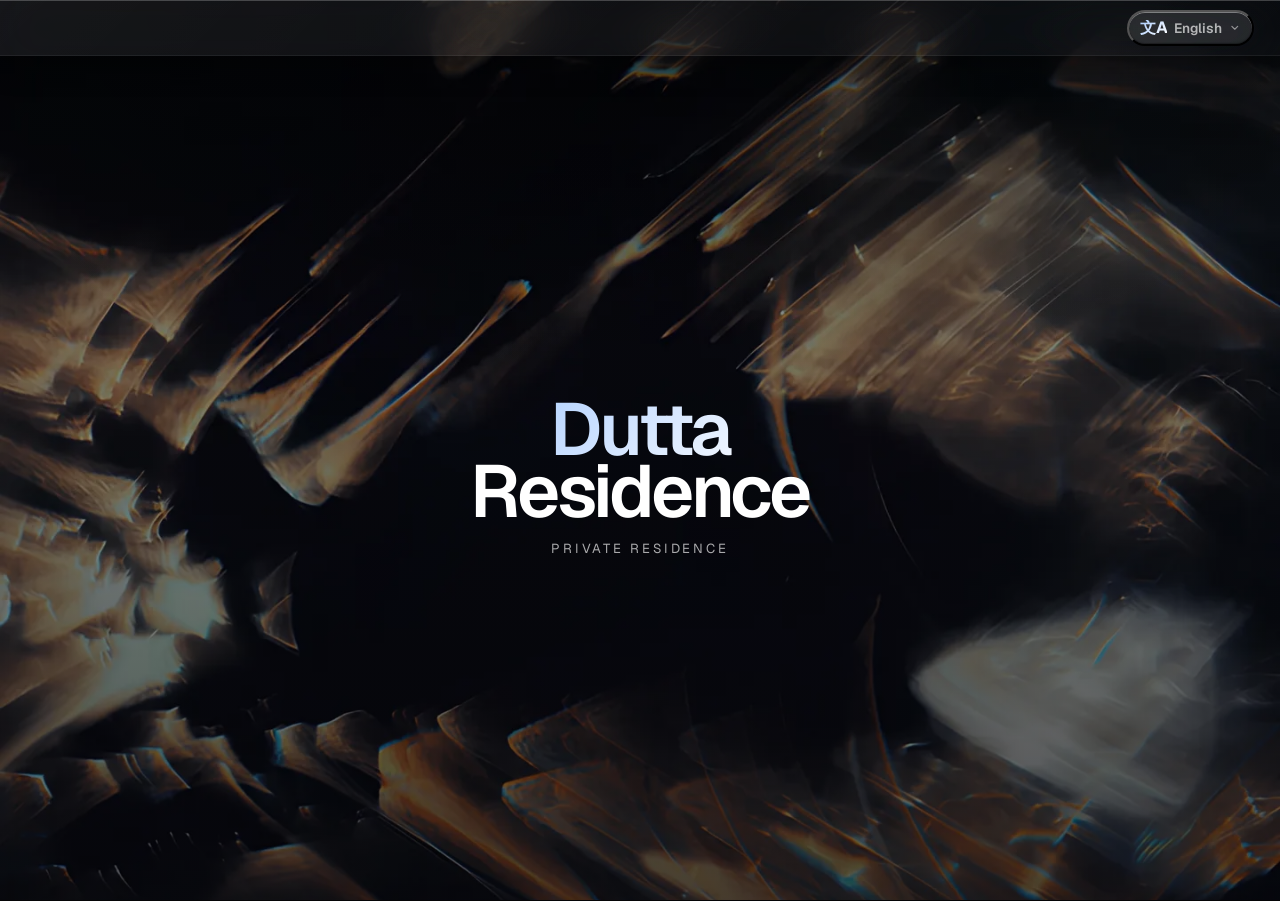
<file: index.html>
<!DOCTYPE html>
<html lang="en">
<head>
  <meta charset="UTF-8" />
  <meta name="viewport" content="width=device-width, initial-scale=1.0, viewport-fit=cover" />
  <title>Dutta Residence</title>
  <meta name="description" content="Dutta Residence." />
  <link rel="icon" href="data:image/svg+xml,<svg xmlns=%22http://www.w3.org/2000/svg%22 viewBox=%220 0 100 100%22><text y=%22.9em%22 font-size=%2290%22>🏠</text></svg>" type="image/svg+xml" />
  <link rel="stylesheet" href="assets/theme.css" />
  <style>
    .splash {
      min-height: calc(100dvh - var(--bar-h));
      display: grid;
      place-content: center;
      justify-items: center;
      text-align: center;
      gap: 1rem;
      padding: 2rem;
    }
    .splash p {
      color: var(--text-dim);
      font-size: 0.82rem;
      text-transform: uppercase;
      letter-spacing: 0.22em;
    }
  </style>
</head>
<body>
  <picture class="bg">
    <source type="image/webp" sizes="100vw"
      srcset="assets/bg/bg-400.webp 400w, assets/bg/bg-600.webp 600w, assets/bg/bg-800.webp 800w, assets/bg/bg-1080.webp 1080w, assets/bg/bg-1440.webp 1440w, assets/bg/bg-1920.webp 1920w, assets/bg/bg-2400.webp 2400w" />
    <img src="assets/bg/bg-800.jpg" alt="" aria-hidden="true" decoding="async" fetchpriority="high"
      sizes="100vw"
      srcset="assets/bg/bg-400.jpg 400w, assets/bg/bg-600.jpg 600w, assets/bg/bg-800.jpg 800w, assets/bg/bg-1080.jpg 1080w, assets/bg/bg-1440.jpg 1440w, assets/bg/bg-1920.jpg 1920w, assets/bg/bg-2400.jpg 2400w" />
  </picture>

  <header class="topbar">
    <span aria-hidden="true"></span>
    <div class="lang-mount"></div>
  </header>

  <div class="splash">
    <div class="logo hero reveal" aria-label="Dutta Residence">
      <span class="l-d">Dutta</span><span class="l-r">Residence</span>
    </div>
    <p class="reveal" data-i18n="root_sub">Private residence</p>
  </div>

  <script src="assets/i18n.js"></script>
  <script src="assets/ui.js"></script>
</body>
</html>
</file>
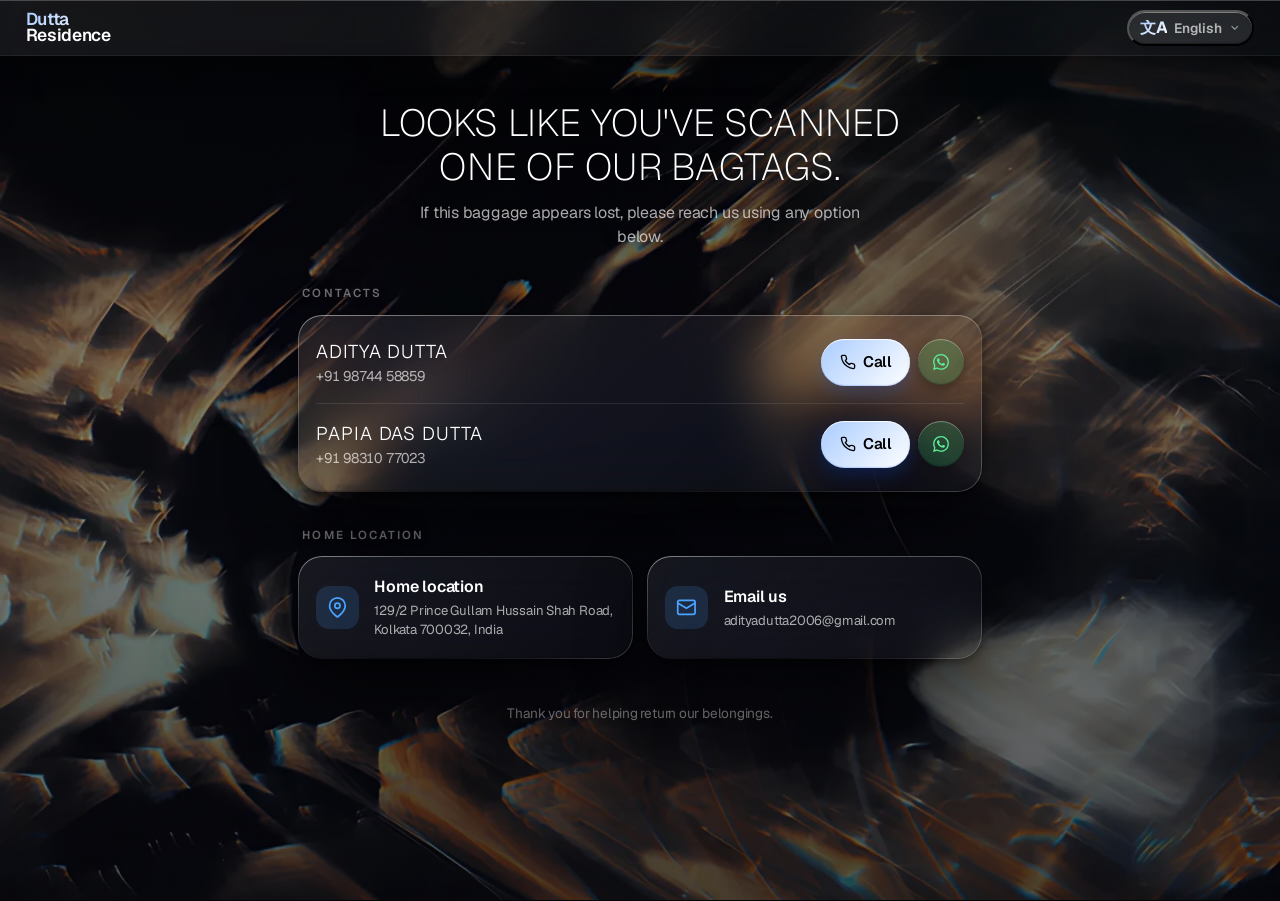
<file: bagtag/index.html>
<!DOCTYPE html>
<html lang="en">
<head>
  <meta charset="UTF-8" />
  <meta name="viewport" content="width=device-width, initial-scale=1.0, viewport-fit=cover" />
  <title>Dutta Residence · Lost Baggage</title>
  <meta name="description" content="You've scanned a Dutta family bagtag. If this baggage is lost, reach us instantly." />
  <meta name="robots" content="noindex" />
  <link rel="icon" href="data:image/svg+xml,<svg xmlns=%22http://www.w3.org/2000/svg%22 viewBox=%220 0 100 100%22><text y=%22.9em%22 font-size=%2290%22>🧳</text></svg>" type="image/svg+xml" />
  <link rel="stylesheet" href="../assets/theme.css" />
  <meta property="og:title" content="Dutta Residence · Lost Baggage" />
  <meta property="og:description" content="Found our bag? Reach us instantly." />
  <meta property="og:type" content="website" />
</head>
<body>
  <picture class="bg">
    <source type="image/webp" sizes="100vw"
      srcset="../assets/bg/bg-400.webp 400w, ../assets/bg/bg-600.webp 600w, ../assets/bg/bg-800.webp 800w, ../assets/bg/bg-1080.webp 1080w, ../assets/bg/bg-1440.webp 1440w, ../assets/bg/bg-1920.webp 1920w, ../assets/bg/bg-2400.webp 2400w" />
    <img src="../assets/bg/bg-800.jpg" alt="" aria-hidden="true" decoding="async" fetchpriority="high"
      sizes="100vw"
      srcset="../assets/bg/bg-400.jpg 400w, ../assets/bg/bg-600.jpg 600w, ../assets/bg/bg-800.jpg 800w, ../assets/bg/bg-1080.jpg 1080w, ../assets/bg/bg-1440.jpg 1440w, ../assets/bg/bg-1920.jpg 1920w, ../assets/bg/bg-2400.jpg 2400w" />
  </picture>

  <header class="topbar">
    <a class="logo" href="../" aria-label="Dutta Residence">
      <span class="l-d">Dutta</span><span class="l-r">Residence</span>
    </a>
    <div class="lang-mount"></div>
  </header>

  <div class="container">
    <div class="lede reveal">
      <h1 data-i18n="bag_title">Looks like you've scanned one of our bagtags.</h1>
      <p data-i18n="bag_sub">If this baggage appears lost, please reach us using any option below.</p>
    </div>

    <div class="section-label reveal" data-i18n="sec_contacts">Contacts</div>
    <div class="card">
      <!-- Aditya -->
      <div class="contact reveal">
        <div class="contact-info">
          <div class="contact-name">Aditya Dutta</div>
          <div class="contact-num">+91&nbsp;98744&nbsp;58859</div>
        </div>
        <div class="contact-actions">
          <a class="btn call" href="tel:+919874458859">
            <svg viewBox="0 0 24 24" fill="none" stroke="currentColor" stroke-width="2" stroke-linecap="round" stroke-linejoin="round"><path d="M22 16.92v3a2 2 0 0 1-2.18 2 19.79 19.79 0 0 1-8.63-3.07 19.5 19.5 0 0 1-6-6 19.79 19.79 0 0 1-3.07-8.67A2 2 0 0 1 4.11 2h3a2 2 0 0 1 2 1.72c.13.96.36 1.9.7 2.81a2 2 0 0 1-.45 2.11L8.09 9.91a16 16 0 0 0 6 6l1.27-1.27a2 2 0 0 1 2.11-.45c.91.34 1.85.57 2.81.7A2 2 0 0 1 22 16.92z"/></svg>
            <span data-i18n="call">Call</span>
          </a>
          <a class="btn wa icon" href="https://wa.me/919874458859?text=Hi%2C%20I%20scanned%20the%20tag%20on%20your%20luggage." target="_blank" rel="noopener" aria-label="WhatsApp">
            <svg viewBox="0 0 24 24" fill="currentColor"><path d="M.057 24l1.687-6.163a11.867 11.867 0 0 1-1.587-5.946C.16 5.335 5.495 0 12.05 0a11.817 11.817 0 0 1 8.413 3.488 11.824 11.824 0 0 1 3.48 8.414c-.003 6.557-5.338 11.892-11.893 11.892a11.9 11.9 0 0 1-5.688-1.448L.057 24zm6.597-3.807c1.676.995 3.276 1.591 5.392 1.592 5.448 0 9.886-4.434 9.889-9.885.002-5.462-4.415-9.89-9.881-9.892-5.452 0-9.887 4.434-9.889 9.884a9.86 9.86 0 0 0 1.511 5.26l-.999 3.648 3.477-.607zm11.387-5.464c-.074-.124-.272-.198-.57-.347-.297-.149-1.758-.868-2.031-.967-.272-.099-.47-.149-.669.149-.198.297-.768.967-.941 1.165-.173.198-.347.223-.644.074-.297-.149-1.255-.462-2.39-1.475-.883-.788-1.48-1.761-1.653-2.059-.173-.297-.018-.458.13-.606.134-.133.297-.347.446-.521.151-.172.2-.296.3-.495.099-.198.05-.372-.025-.521-.075-.148-.669-1.611-.916-2.206-.242-.579-.487-.501-.669-.51l-.57-.01c-.198 0-.52.074-.792.372s-1.04 1.016-1.04 2.479 1.065 2.876 1.213 3.074c.149.198 2.096 3.2 5.077 4.487.709.306 1.262.489 1.694.626.712.226 1.36.194 1.872.118.571-.085 1.758-.719 2.006-1.413.247-.694.247-1.289.173-1.413z"/></svg>
          </a>
        </div>
      </div>

      <!-- Papia -->
      <div class="contact reveal">
        <div class="contact-info">
          <div class="contact-name">Papia Das Dutta</div>
          <div class="contact-num">+91&nbsp;98310&nbsp;77023</div>
        </div>
        <div class="contact-actions">
          <a class="btn call" href="tel:+919831077023">
            <svg viewBox="0 0 24 24" fill="none" stroke="currentColor" stroke-width="2" stroke-linecap="round" stroke-linejoin="round"><path d="M22 16.92v3a2 2 0 0 1-2.18 2 19.79 19.79 0 0 1-8.63-3.07 19.5 19.5 0 0 1-6-6 19.79 19.79 0 0 1-3.07-8.67A2 2 0 0 1 4.11 2h3a2 2 0 0 1 2 1.72c.13.96.36 1.9.7 2.81a2 2 0 0 1-.45 2.11L8.09 9.91a16 16 0 0 0 6 6l1.27-1.27a2 2 0 0 1 2.11-.45c.91.34 1.85.57 2.81.7A2 2 0 0 1 22 16.92z"/></svg>
            <span data-i18n="call">Call</span>
          </a>
          <a class="btn wa icon" href="https://wa.me/919831077023?text=Hi%2C%20I%20scanned%20the%20tag%20on%20your%20luggage." target="_blank" rel="noopener" aria-label="WhatsApp">
            <svg viewBox="0 0 24 24" fill="currentColor"><path d="M.057 24l1.687-6.163a11.867 11.867 0 0 1-1.587-5.946C.16 5.335 5.495 0 12.05 0a11.817 11.817 0 0 1 8.413 3.488 11.824 11.824 0 0 1 3.48 8.414c-.003 6.557-5.338 11.892-11.893 11.892a11.9 11.9 0 0 1-5.688-1.448L.057 24zm6.597-3.807c1.676.995 3.276 1.591 5.392 1.592 5.448 0 9.886-4.434 9.889-9.885.002-5.462-4.415-9.89-9.881-9.892-5.452 0-9.887 4.434-9.889 9.884a9.86 9.86 0 0 0 1.511 5.26l-.999 3.648 3.477-.607zm11.387-5.464c-.074-.124-.272-.198-.57-.347-.297-.149-1.758-.868-2.031-.967-.272-.099-.47-.149-.669.149-.198.297-.768.967-.941 1.165-.173.198-.347.223-.644.074-.297-.149-1.255-.462-2.39-1.475-.883-.788-1.48-1.761-1.653-2.059-.173-.297-.018-.458.13-.606.134-.133.297-.347.446-.521.151-.172.2-.296.3-.495.099-.198.05-.372-.025-.521-.075-.148-.669-1.611-.916-2.206-.242-.579-.487-.501-.669-.51l-.57-.01c-.198 0-.52.074-.792.372s-1.04 1.016-1.04 2.479 1.065 2.876 1.213 3.074c.149.198 2.096 3.2 5.077 4.487.709.306 1.262.489 1.694.626.712.226 1.36.194 1.872.118.571-.085 1.758-.719 2.006-1.413.247-.694.247-1.289.173-1.413z"/></svg>
          </a>
        </div>
      </div>
    </div>

    <div class="section-label reveal" data-i18n="home_location">Home location</div>
    <div class="options">
      <a class="option reveal" href="https://maps.app.goo.gl/HRzSZXbVNca1R6LP9" target="_blank" rel="noopener">
        <span class="option-ico">
          <svg viewBox="0 0 24 24" fill="none" stroke="currentColor" stroke-width="2" stroke-linecap="round" stroke-linejoin="round"><path d="M21 10c0 7-9 13-9 13s-9-6-9-13a9 9 0 0 1 18 0z"/><circle cx="12" cy="10" r="3"/></svg>
        </span>
        <span>
          <span class="option-txt" data-i18n="home_location">Home location</span>
          <span class="option-sub">129/2 Prince Gullam Hussain Shah Road, Kolkata 700032, India</span>
        </span>
      </a>
      <a class="option reveal" href="mailto:adityadutta2006@gmail.com?cc=papiad22@gmail.com">
        <span class="option-ico">
          <svg viewBox="0 0 24 24" fill="none" stroke="currentColor" stroke-width="2" stroke-linecap="round" stroke-linejoin="round"><rect x="2" y="4" width="20" height="16" rx="2"/><path d="m22 7-10 6L2 7"/></svg>
        </span>
        <span>
          <span class="option-txt" data-i18n="email_us">Email us</span>
          <span class="option-sub">adityadutta2006@gmail.com</span>
        </span>
      </a>
    </div>

    <div class="footer reveal" data-i18n="bag_footer">Thank you for helping return our belongings.</div>
  </div>

  <script src="../assets/i18n.js"></script>
  <script src="../assets/ui.js"></script>
</body>
</html>
</file>
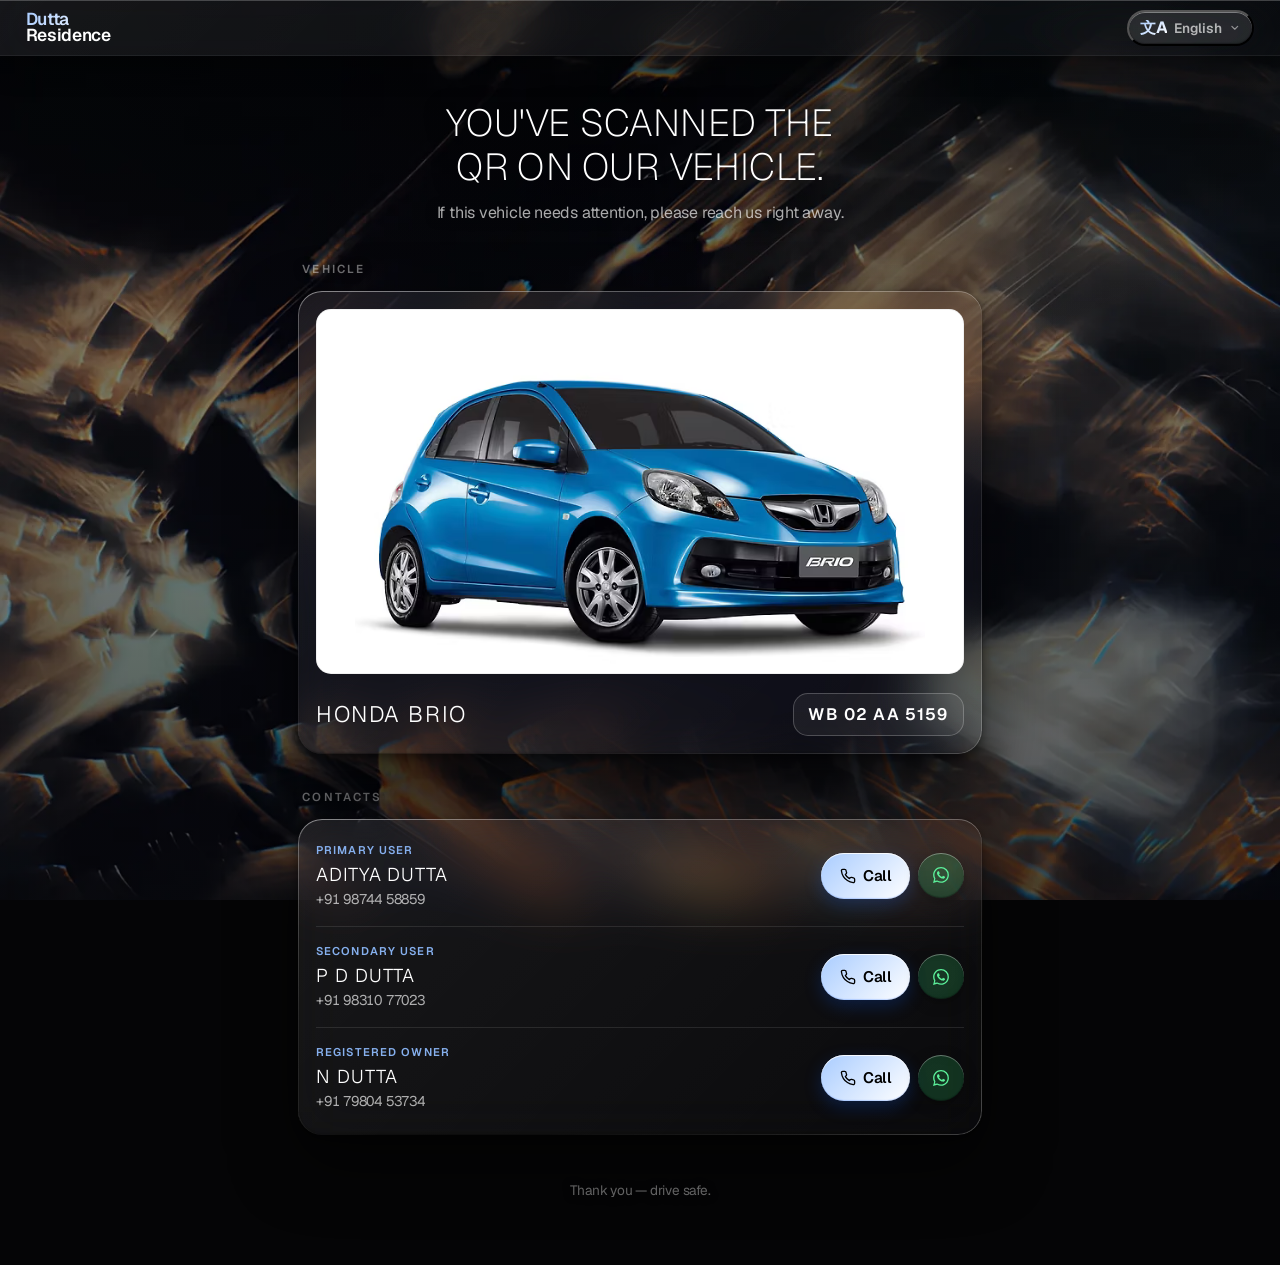
<file: brio/index.html>
<!DOCTYPE html>
<html lang="en">
<head>
  <meta charset="UTF-8" />
  <meta name="viewport" content="width=device-width, initial-scale=1.0, viewport-fit=cover" />
  <title>Dutta Residence · Honda Brio</title>
  <meta name="description" content="You've scanned the QR on the Dutta family's Honda Brio. Reach the owner instantly." />
  <meta name="robots" content="noindex" />
  <link rel="icon" href="data:image/svg+xml,<svg xmlns=%22http://www.w3.org/2000/svg%22 viewBox=%220 0 100 100%22><text y=%22.9em%22 font-size=%2290%22>🚗</text></svg>" type="image/svg+xml" />
  <link rel="stylesheet" href="../assets/theme.css" />
  <meta property="og:title" content="Dutta Residence · Honda Brio" />
  <meta property="og:description" content="Scanned our car? Reach us instantly." />
  <meta property="og:type" content="website" />
</head>
<body>
  <picture class="bg">
    <source type="image/webp" sizes="100vw"
      srcset="../assets/bg/bg-400.webp 400w, ../assets/bg/bg-600.webp 600w, ../assets/bg/bg-800.webp 800w, ../assets/bg/bg-1080.webp 1080w, ../assets/bg/bg-1440.webp 1440w, ../assets/bg/bg-1920.webp 1920w, ../assets/bg/bg-2400.webp 2400w" />
    <img src="../assets/bg/bg-800.jpg" alt="" aria-hidden="true" decoding="async" fetchpriority="high"
      sizes="100vw"
      srcset="../assets/bg/bg-400.jpg 400w, ../assets/bg/bg-600.jpg 600w, ../assets/bg/bg-800.jpg 800w, ../assets/bg/bg-1080.jpg 1080w, ../assets/bg/bg-1440.jpg 1440w, ../assets/bg/bg-1920.jpg 1920w, ../assets/bg/bg-2400.jpg 2400w" />
  </picture>

  <header class="topbar">
    <a class="logo" href="../" aria-label="Dutta Residence">
      <span class="l-d">Dutta</span><span class="l-r">Residence</span>
    </a>
    <div class="lang-mount"></div>
  </header>

  <div class="container">
    <div class="lede reveal">
      <h1 data-i18n="car_title">You've scanned the QR on our vehicle.</h1>
      <p data-i18n="car_sub">If this vehicle needs attention, please reach us right away.</p>
    </div>

    <div class="section-label reveal" data-i18n="sec_vehicle">Vehicle</div>
    <div class="card reveal">
      <div class="vehicle-photo">
        <img src="../Brio.png" alt="Honda Brio" loading="eager" />
      </div>
      <div class="vehicle-head">
        <span class="vehicle-name">Honda Brio</span>
        <span class="reg-plate">WB&nbsp;02&nbsp;AA&nbsp;5159</span>
      </div>
    </div>

    <div class="section-label reveal" data-i18n="sec_contacts">Contacts</div>
    <div class="card">
      <!-- Primary user -->
      <div class="contact reveal">
        <div class="contact-info">
          <div class="contact-role"><span data-i18n="role_primary">Primary user</span></div>
          <div class="contact-name">Aditya Dutta</div>
          <div class="contact-num">+91&nbsp;98744&nbsp;58859</div>
        </div>
        <div class="contact-actions">
          <a class="btn call" href="tel:+919874458859">
            <svg viewBox="0 0 24 24" fill="none" stroke="currentColor" stroke-width="2" stroke-linecap="round" stroke-linejoin="round"><path d="M22 16.92v3a2 2 0 0 1-2.18 2 19.79 19.79 0 0 1-8.63-3.07 19.5 19.5 0 0 1-6-6 19.79 19.79 0 0 1-3.07-8.67A2 2 0 0 1 4.11 2h3a2 2 0 0 1 2 1.72c.13.96.36 1.9.7 2.81a2 2 0 0 1-.45 2.11L8.09 9.91a16 16 0 0 0 6 6l1.27-1.27a2 2 0 0 1 2.11-.45c.91.34 1.85.57 2.81.7A2 2 0 0 1 22 16.92z"/></svg>
            <span data-i18n="call">Call</span>
          </a>
          <a class="btn wa icon" href="https://wa.me/919874458859?text=Hi%2C%20I%20scanned%20the%20QR%20on%20your%20Honda%20Brio%20%28Reg%20WB%2002%20AA%205159%29." target="_blank" rel="noopener" aria-label="WhatsApp">
            <svg viewBox="0 0 24 24" fill="currentColor"><path d="M.057 24l1.687-6.163a11.867 11.867 0 0 1-1.587-5.946C.16 5.335 5.495 0 12.05 0a11.817 11.817 0 0 1 8.413 3.488 11.824 11.824 0 0 1 3.48 8.414c-.003 6.557-5.338 11.892-11.893 11.892a11.9 11.9 0 0 1-5.688-1.448L.057 24zm6.597-3.807c1.676.995 3.276 1.591 5.392 1.592 5.448 0 9.886-4.434 9.889-9.885.002-5.462-4.415-9.89-9.881-9.892-5.452 0-9.887 4.434-9.889 9.884a9.86 9.86 0 0 0 1.511 5.26l-.999 3.648 3.477-.607zm11.387-5.464c-.074-.124-.272-.198-.57-.347-.297-.149-1.758-.868-2.031-.967-.272-.099-.47-.149-.669.149-.198.297-.768.967-.941 1.165-.173.198-.347.223-.644.074-.297-.149-1.255-.462-2.39-1.475-.883-.788-1.48-1.761-1.653-2.059-.173-.297-.018-.458.13-.606.134-.133.297-.347.446-.521.151-.172.2-.296.3-.495.099-.198.05-.372-.025-.521-.075-.148-.669-1.611-.916-2.206-.242-.579-.487-.501-.669-.51l-.57-.01c-.198 0-.52.074-.792.372s-1.04 1.016-1.04 2.479 1.065 2.876 1.213 3.074c.149.198 2.096 3.2 5.077 4.487.709.306 1.262.489 1.694.626.712.226 1.36.194 1.872.118.571-.085 1.758-.719 2.006-1.413.247-.694.247-1.289.173-1.413z"/></svg>
          </a>
        </div>
      </div>

      <!-- Secondary user -->
      <div class="contact reveal">
        <div class="contact-info">
          <div class="contact-role"><span data-i18n="role_secondary">Secondary user</span></div>
          <div class="contact-name">P D Dutta</div>
          <div class="contact-num">+91&nbsp;98310&nbsp;77023</div>
        </div>
        <div class="contact-actions">
          <a class="btn call" href="tel:+919831077023">
            <svg viewBox="0 0 24 24" fill="none" stroke="currentColor" stroke-width="2" stroke-linecap="round" stroke-linejoin="round"><path d="M22 16.92v3a2 2 0 0 1-2.18 2 19.79 19.79 0 0 1-8.63-3.07 19.5 19.5 0 0 1-6-6 19.79 19.79 0 0 1-3.07-8.67A2 2 0 0 1 4.11 2h3a2 2 0 0 1 2 1.72c.13.96.36 1.9.7 2.81a2 2 0 0 1-.45 2.11L8.09 9.91a16 16 0 0 0 6 6l1.27-1.27a2 2 0 0 1 2.11-.45c.91.34 1.85.57 2.81.7A2 2 0 0 1 22 16.92z"/></svg>
            <span data-i18n="call">Call</span>
          </a>
          <a class="btn wa icon" href="https://wa.me/919831077023?text=Hi%2C%20I%20scanned%20the%20QR%20on%20your%20Honda%20Brio%20%28Reg%20WB%2002%20AA%205159%29." target="_blank" rel="noopener" aria-label="WhatsApp">
            <svg viewBox="0 0 24 24" fill="currentColor"><path d="M.057 24l1.687-6.163a11.867 11.867 0 0 1-1.587-5.946C.16 5.335 5.495 0 12.05 0a11.817 11.817 0 0 1 8.413 3.488 11.824 11.824 0 0 1 3.48 8.414c-.003 6.557-5.338 11.892-11.893 11.892a11.9 11.9 0 0 1-5.688-1.448L.057 24zm6.597-3.807c1.676.995 3.276 1.591 5.392 1.592 5.448 0 9.886-4.434 9.889-9.885.002-5.462-4.415-9.89-9.881-9.892-5.452 0-9.887 4.434-9.889 9.884a9.86 9.86 0 0 0 1.511 5.26l-.999 3.648 3.477-.607zm11.387-5.464c-.074-.124-.272-.198-.57-.347-.297-.149-1.758-.868-2.031-.967-.272-.099-.47-.149-.669.149-.198.297-.768.967-.941 1.165-.173.198-.347.223-.644.074-.297-.149-1.255-.462-2.39-1.475-.883-.788-1.48-1.761-1.653-2.059-.173-.297-.018-.458.13-.606.134-.133.297-.347.446-.521.151-.172.2-.296.3-.495.099-.198.05-.372-.025-.521-.075-.148-.669-1.611-.916-2.206-.242-.579-.487-.501-.669-.51l-.57-.01c-.198 0-.52.074-.792.372s-1.04 1.016-1.04 2.479 1.065 2.876 1.213 3.074c.149.198 2.096 3.2 5.077 4.487.709.306 1.262.489 1.694.626.712.226 1.36.194 1.872.118.571-.085 1.758-.719 2.006-1.413.247-.694.247-1.289.173-1.413z"/></svg>
          </a>
        </div>
      </div>

      <!-- Registered owner -->
      <div class="contact reveal">
        <div class="contact-info">
          <div class="contact-role"><span data-i18n="role_owner">Registered owner</span></div>
          <div class="contact-name">N Dutta</div>
          <div class="contact-num">+91&nbsp;79804&nbsp;53734</div>
        </div>
        <div class="contact-actions">
          <a class="btn call" href="tel:+917980453734">
            <svg viewBox="0 0 24 24" fill="none" stroke="currentColor" stroke-width="2" stroke-linecap="round" stroke-linejoin="round"><path d="M22 16.92v3a2 2 0 0 1-2.18 2 19.79 19.79 0 0 1-8.63-3.07 19.5 19.5 0 0 1-6-6 19.79 19.79 0 0 1-3.07-8.67A2 2 0 0 1 4.11 2h3a2 2 0 0 1 2 1.72c.13.96.36 1.9.7 2.81a2 2 0 0 1-.45 2.11L8.09 9.91a16 16 0 0 0 6 6l1.27-1.27a2 2 0 0 1 2.11-.45c.91.34 1.85.57 2.81.7A2 2 0 0 1 22 16.92z"/></svg>
            <span data-i18n="call">Call</span>
          </a>
          <a class="btn wa icon" href="https://wa.me/917980453734?text=Hi%2C%20I%20scanned%20the%20QR%20on%20your%20Honda%20Brio%20%28Reg%20WB%2002%20AA%205159%29." target="_blank" rel="noopener" aria-label="WhatsApp">
            <svg viewBox="0 0 24 24" fill="currentColor"><path d="M.057 24l1.687-6.163a11.867 11.867 0 0 1-1.587-5.946C.16 5.335 5.495 0 12.05 0a11.817 11.817 0 0 1 8.413 3.488 11.824 11.824 0 0 1 3.48 8.414c-.003 6.557-5.338 11.892-11.893 11.892a11.9 11.9 0 0 1-5.688-1.448L.057 24zm6.597-3.807c1.676.995 3.276 1.591 5.392 1.592 5.448 0 9.886-4.434 9.889-9.885.002-5.462-4.415-9.89-9.881-9.892-5.452 0-9.887 4.434-9.889 9.884a9.86 9.86 0 0 0 1.511 5.26l-.999 3.648 3.477-.607zm11.387-5.464c-.074-.124-.272-.198-.57-.347-.297-.149-1.758-.868-2.031-.967-.272-.099-.47-.149-.669.149-.198.297-.768.967-.941 1.165-.173.198-.347.223-.644.074-.297-.149-1.255-.462-2.39-1.475-.883-.788-1.48-1.761-1.653-2.059-.173-.297-.018-.458.13-.606.134-.133.297-.347.446-.521.151-.172.2-.296.3-.495.099-.198.05-.372-.025-.521-.075-.148-.669-1.611-.916-2.206-.242-.579-.487-.501-.669-.51l-.57-.01c-.198 0-.52.074-.792.372s-1.04 1.016-1.04 2.479 1.065 2.876 1.213 3.074c.149.198 2.096 3.2 5.077 4.487.709.306 1.262.489 1.694.626.712.226 1.36.194 1.872.118.571-.085 1.758-.719 2.006-1.413.247-.694.247-1.289.173-1.413z"/></svg>
          </a>
        </div>
      </div>
    </div>

    <div class="footer reveal" data-i18n="car_footer">Thank you — drive safe.</div>
  </div>

  <script src="../assets/i18n.js"></script>
  <script src="../assets/ui.js"></script>
</body>
</html>
</file>
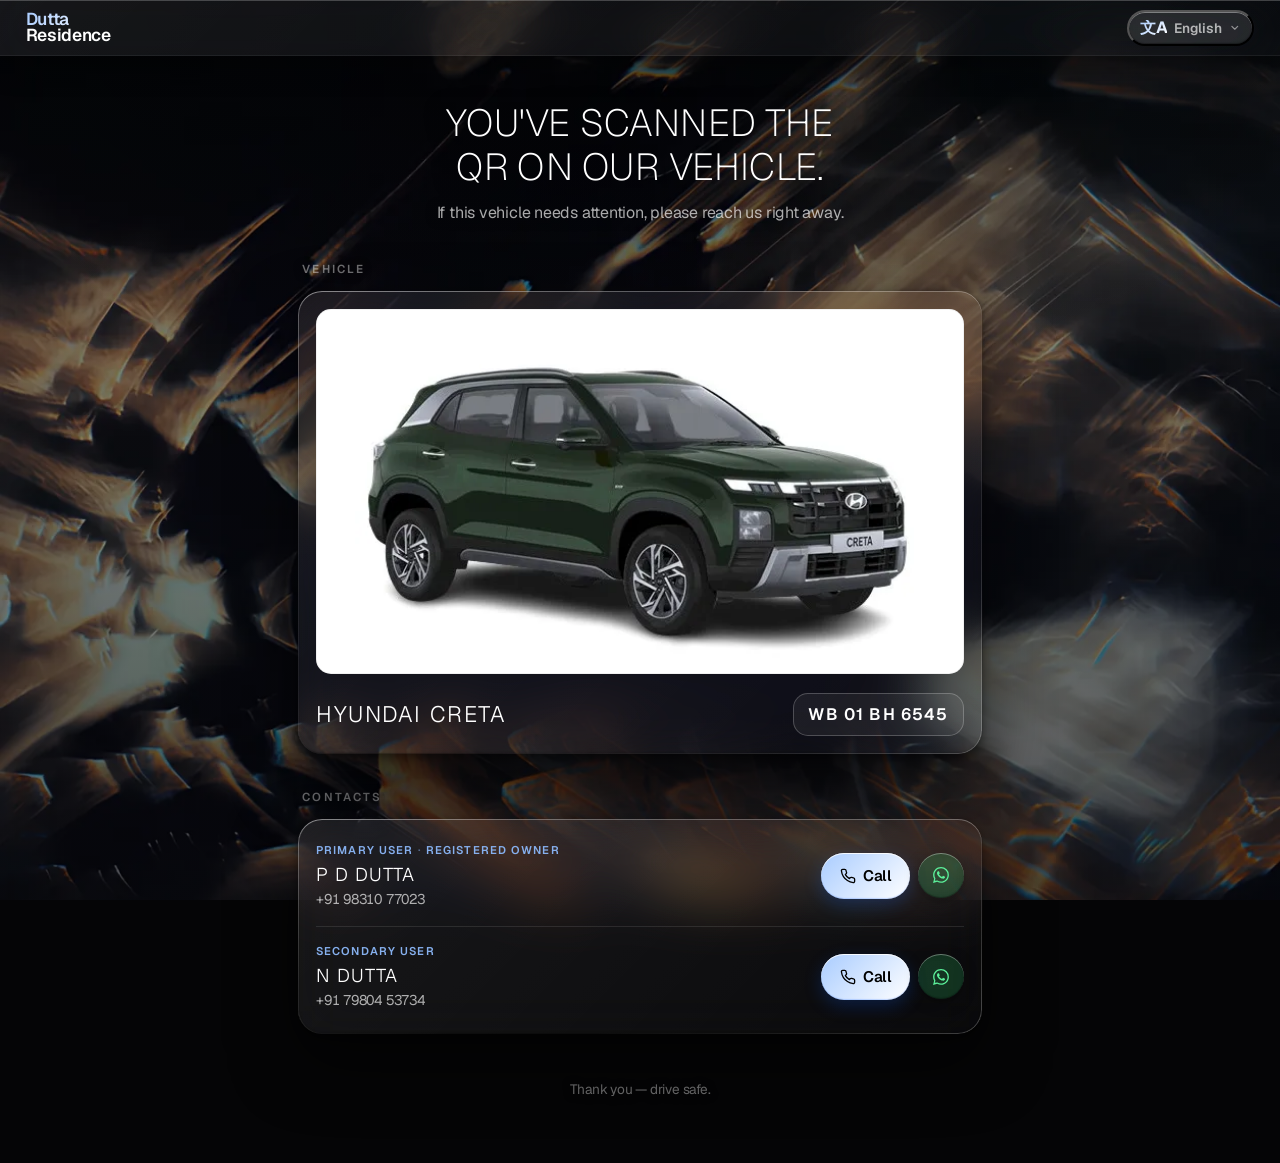
<file: creta/index.html>
<!DOCTYPE html>
<html lang="en">
<head>
  <meta charset="UTF-8" />
  <meta name="viewport" content="width=device-width, initial-scale=1.0, viewport-fit=cover" />
  <title>Dutta Residence · Hyundai Creta</title>
  <meta name="description" content="You've scanned the QR on the Dutta family's Hyundai Creta. Reach the owner instantly." />
  <meta name="robots" content="noindex" />
  <link rel="icon" href="data:image/svg+xml,<svg xmlns=%22http://www.w3.org/2000/svg%22 viewBox=%220 0 100 100%22><text y=%22.9em%22 font-size=%2290%22>🚙</text></svg>" type="image/svg+xml" />
  <link rel="stylesheet" href="../assets/theme.css" />
  <meta property="og:title" content="Dutta Residence · Hyundai Creta" />
  <meta property="og:description" content="Scanned our car? Reach us instantly." />
  <meta property="og:type" content="website" />
</head>
<body>
  <picture class="bg">
    <source type="image/webp" sizes="100vw"
      srcset="../assets/bg/bg-400.webp 400w, ../assets/bg/bg-600.webp 600w, ../assets/bg/bg-800.webp 800w, ../assets/bg/bg-1080.webp 1080w, ../assets/bg/bg-1440.webp 1440w, ../assets/bg/bg-1920.webp 1920w, ../assets/bg/bg-2400.webp 2400w" />
    <img src="../assets/bg/bg-800.jpg" alt="" aria-hidden="true" decoding="async" fetchpriority="high"
      sizes="100vw"
      srcset="../assets/bg/bg-400.jpg 400w, ../assets/bg/bg-600.jpg 600w, ../assets/bg/bg-800.jpg 800w, ../assets/bg/bg-1080.jpg 1080w, ../assets/bg/bg-1440.jpg 1440w, ../assets/bg/bg-1920.jpg 1920w, ../assets/bg/bg-2400.jpg 2400w" />
  </picture>

  <header class="topbar">
    <a class="logo" href="../" aria-label="Dutta Residence">
      <span class="l-d">Dutta</span><span class="l-r">Residence</span>
    </a>
    <div class="lang-mount"></div>
  </header>

  <div class="container">
    <div class="lede reveal">
      <h1 data-i18n="car_title">You've scanned the QR on our vehicle.</h1>
      <p data-i18n="car_sub">If this vehicle needs attention, please reach us right away.</p>
    </div>

    <div class="section-label reveal" data-i18n="sec_vehicle">Vehicle</div>
    <div class="card reveal">
      <div class="vehicle-photo">
        <img src="../Creta.png" alt="Hyundai Creta" loading="eager" />
      </div>
      <div class="vehicle-head">
        <span class="vehicle-name">Hyundai Creta</span>
        <span class="reg-plate">WB&nbsp;01&nbsp;BH&nbsp;6545</span>
      </div>
    </div>

    <div class="section-label reveal" data-i18n="sec_contacts">Contacts</div>
    <div class="card">
      <!-- Primary user + Registered owner (same person) -->
      <div class="contact reveal">
        <div class="contact-info">
          <div class="contact-role">
            <span data-i18n="role_primary">Primary user</span>
            <span style="opacity:.5"> · </span>
            <span data-i18n="role_owner">Registered owner</span>
          </div>
          <div class="contact-name">P D Dutta</div>
          <div class="contact-num">+91&nbsp;98310&nbsp;77023</div>
        </div>
        <div class="contact-actions">
          <a class="btn call" href="tel:+919831077023">
            <svg viewBox="0 0 24 24" fill="none" stroke="currentColor" stroke-width="2" stroke-linecap="round" stroke-linejoin="round"><path d="M22 16.92v3a2 2 0 0 1-2.18 2 19.79 19.79 0 0 1-8.63-3.07 19.5 19.5 0 0 1-6-6 19.79 19.79 0 0 1-3.07-8.67A2 2 0 0 1 4.11 2h3a2 2 0 0 1 2 1.72c.13.96.36 1.9.7 2.81a2 2 0 0 1-.45 2.11L8.09 9.91a16 16 0 0 0 6 6l1.27-1.27a2 2 0 0 1 2.11-.45c.91.34 1.85.57 2.81.7A2 2 0 0 1 22 16.92z"/></svg>
            <span data-i18n="call">Call</span>
          </a>
          <a class="btn wa icon" href="https://wa.me/919831077023?text=Hi%2C%20I%20scanned%20the%20QR%20on%20your%20Hyundai%20Creta%20%28Reg%20WB%2001%20BH%206545%29." target="_blank" rel="noopener" aria-label="WhatsApp">
            <svg viewBox="0 0 24 24" fill="currentColor"><path d="M.057 24l1.687-6.163a11.867 11.867 0 0 1-1.587-5.946C.16 5.335 5.495 0 12.05 0a11.817 11.817 0 0 1 8.413 3.488 11.824 11.824 0 0 1 3.48 8.414c-.003 6.557-5.338 11.892-11.893 11.892a11.9 11.9 0 0 1-5.688-1.448L.057 24zm6.597-3.807c1.676.995 3.276 1.591 5.392 1.592 5.448 0 9.886-4.434 9.889-9.885.002-5.462-4.415-9.89-9.881-9.892-5.452 0-9.887 4.434-9.889 9.884a9.86 9.86 0 0 0 1.511 5.26l-.999 3.648 3.477-.607zm11.387-5.464c-.074-.124-.272-.198-.57-.347-.297-.149-1.758-.868-2.031-.967-.272-.099-.47-.149-.669.149-.198.297-.768.967-.941 1.165-.173.198-.347.223-.644.074-.297-.149-1.255-.462-2.39-1.475-.883-.788-1.48-1.761-1.653-2.059-.173-.297-.018-.458.13-.606.134-.133.297-.347.446-.521.151-.172.2-.296.3-.495.099-.198.05-.372-.025-.521-.075-.148-.669-1.611-.916-2.206-.242-.579-.487-.501-.669-.51l-.57-.01c-.198 0-.52.074-.792.372s-1.04 1.016-1.04 2.479 1.065 2.876 1.213 3.074c.149.198 2.096 3.2 5.077 4.487.709.306 1.262.489 1.694.626.712.226 1.36.194 1.872.118.571-.085 1.758-.719 2.006-1.413.247-.694.247-1.289.173-1.413z"/></svg>
          </a>
        </div>
      </div>

      <!-- Secondary user -->
      <div class="contact reveal">
        <div class="contact-info">
          <div class="contact-role"><span data-i18n="role_secondary">Secondary user</span></div>
          <div class="contact-name">N Dutta</div>
          <div class="contact-num">+91&nbsp;79804&nbsp;53734</div>
        </div>
        <div class="contact-actions">
          <a class="btn call" href="tel:+917980453734">
            <svg viewBox="0 0 24 24" fill="none" stroke="currentColor" stroke-width="2" stroke-linecap="round" stroke-linejoin="round"><path d="M22 16.92v3a2 2 0 0 1-2.18 2 19.79 19.79 0 0 1-8.63-3.07 19.5 19.5 0 0 1-6-6 19.79 19.79 0 0 1-3.07-8.67A2 2 0 0 1 4.11 2h3a2 2 0 0 1 2 1.72c.13.96.36 1.9.7 2.81a2 2 0 0 1-.45 2.11L8.09 9.91a16 16 0 0 0 6 6l1.27-1.27a2 2 0 0 1 2.11-.45c.91.34 1.85.57 2.81.7A2 2 0 0 1 22 16.92z"/></svg>
            <span data-i18n="call">Call</span>
          </a>
          <a class="btn wa icon" href="https://wa.me/917980453734?text=Hi%2C%20I%20scanned%20the%20QR%20on%20your%20Hyundai%20Creta%20%28Reg%20WB%2001%20BH%206545%29." target="_blank" rel="noopener" aria-label="WhatsApp">
            <svg viewBox="0 0 24 24" fill="currentColor"><path d="M.057 24l1.687-6.163a11.867 11.867 0 0 1-1.587-5.946C.16 5.335 5.495 0 12.05 0a11.817 11.817 0 0 1 8.413 3.488 11.824 11.824 0 0 1 3.48 8.414c-.003 6.557-5.338 11.892-11.893 11.892a11.9 11.9 0 0 1-5.688-1.448L.057 24zm6.597-3.807c1.676.995 3.276 1.591 5.392 1.592 5.448 0 9.886-4.434 9.889-9.885.002-5.462-4.415-9.89-9.881-9.892-5.452 0-9.887 4.434-9.889 9.884a9.86 9.86 0 0 0 1.511 5.26l-.999 3.648 3.477-.607zm11.387-5.464c-.074-.124-.272-.198-.57-.347-.297-.149-1.758-.868-2.031-.967-.272-.099-.47-.149-.669.149-.198.297-.768.967-.941 1.165-.173.198-.347.223-.644.074-.297-.149-1.255-.462-2.39-1.475-.883-.788-1.48-1.761-1.653-2.059-.173-.297-.018-.458.13-.606.134-.133.297-.347.446-.521.151-.172.2-.296.3-.495.099-.198.05-.372-.025-.521-.075-.148-.669-1.611-.916-2.206-.242-.579-.487-.501-.669-.51l-.57-.01c-.198 0-.52.074-.792.372s-1.04 1.016-1.04 2.479 1.065 2.876 1.213 3.074c.149.198 2.096 3.2 5.077 4.487.709.306 1.262.489 1.694.626.712.226 1.36.194 1.872.118.571-.085 1.758-.719 2.006-1.413.247-.694.247-1.289.173-1.413z"/></svg>
          </a>
        </div>
      </div>
    </div>

    <div class="footer reveal" data-i18n="car_footer">Thank you — drive safe.</div>
  </div>

  <script src="../assets/i18n.js"></script>
  <script src="../assets/ui.js"></script>
</body>
</html>
</file>
<file: assets/theme.css>
/* ============================================================
   Dutta Residence — THEME TEST v2  "Liquid Glass"
   Rich photographic background (responsive) seen through dark
   frosted glass with Apple-style refractive edge volume.
   ============================================================ */

/* self-hosted Geist (latin) — loads from the repo, no external dependency */
@font-face { font-family: "Geist"; font-style: normal; font-weight: 200; font-display: swap; src: url("fonts/geist-200.woff2") format("woff2"); }
@font-face { font-family: "Geist"; font-style: normal; font-weight: 300; font-display: swap; src: url("fonts/geist-300.woff2") format("woff2"); }
@font-face { font-family: "Geist"; font-style: normal; font-weight: 400; font-display: swap; src: url("fonts/geist-400.woff2") format("woff2"); }
@font-face { font-family: "Geist"; font-style: normal; font-weight: 500; font-display: swap; src: url("fonts/geist-500.woff2") format("woff2"); }
@font-face { font-family: "Geist"; font-style: normal; font-weight: 600; font-display: swap; src: url("fonts/geist-600.woff2") format("woff2"); }
@font-face { font-family: "Geist"; font-style: normal; font-weight: 700; font-display: swap; src: url("fonts/geist-700.woff2") format("woff2"); }

:root {
  --text:        #ffffff;
  --text-dim:    rgba(255, 255, 255, 0.66);
  --text-faint:  rgba(255, 255, 255, 0.42);

  --blue-bright: #4aa3ff;
  --blue-deep:   #0b5cff;
  --blue-pale:   #a9ccff;
  --grad-blue:   linear-gradient(135deg, var(--blue-bright), var(--blue-deep));

  --radius:      24px;
  --radius-sm:   15px;
  --radius-pill: 999px;
  --bar-h:       56px;

  --ease:        cubic-bezier(0.22, 1, 0.36, 1);

  /* ---- glass ---- */
  --glass-fill:  linear-gradient(135deg, rgba(255,255,255,0.08), rgba(255,255,255,0.025));
  --glass-blur:  blur(26px) saturate(155%) brightness(1.05);
  /* layered inset shadows = the "volume": crisp specular top, dark bottom (thickness) */
  --glass-vol:
    inset 0 1px 0.5px rgba(255,255,255,0.28),
    inset 0 -1px 1.5px rgba(0,0,0,0.40),
    inset 1px 0 1px rgba(255,255,255,0.05),
    inset -1px 0 1px rgba(255,255,255,0.05),
    0 28px 64px rgba(0,0,0,0.55),
    0 3px 10px rgba(0,0,0,0.4);

  --font: "Geist", -apple-system, BlinkMacSystemFont, "SF Pro Display",
          "Helvetica Neue", Helvetica, Arial, sans-serif;
}

*, *::before, *::after { box-sizing: border-box; margin: 0; padding: 0; }
html { scroll-behavior: smooth; -webkit-text-size-adjust: 100%; }
body {
  font-family: var(--font);
  background: #050506;
  color: var(--text);
  line-height: 1.5;
  /* +1px keeps every page minimally scrollable so short pages (landing,
     bagtag) rubber-band at the ends just like the tall ones */
  min-height: calc(100dvh + 1px);
  letter-spacing: -0.014em;
  -webkit-font-smoothing: antialiased;
  text-rendering: optimizeLegibility;
  overflow-x: hidden;
  padding-top: var(--bar-h);
}
a { color: inherit; text-decoration: none; -webkit-tap-highlight-color: transparent; }

/* ============================================================
   Responsive background — <picture> loads only the size the
   device can show. A dark scrim keeps text legible over it.
   ============================================================ */
.bg { position: fixed; inset: 0; z-index: -2; }
.bg img { width: 100%; height: 100%; object-fit: cover; object-position: 50% 35%; display: block; }
.bg::after {
  content: ""; position: absolute; inset: 0;
  background:
    radial-gradient(120% 80% at 50% 0%, rgba(0,0,0,0.30), transparent 55%),
    linear-gradient(180deg, rgba(0,0,0,0.55) 0%, rgba(4,4,8,0.35) 38%, rgba(4,4,8,0.62) 100%);
}

/* ============================================================
   Glass — fill, blur, edge volume, refractive rim, interaction
   ============================================================ */
.card, .option, .topbar {
  position: relative;
  isolation: isolate;
  background: var(--glass-fill);
  -webkit-backdrop-filter: var(--glass-blur);
  backdrop-filter: var(--glass-blur);
  box-shadow: var(--glass-vol);
}
.card, .option {
  overflow: hidden;
  border-radius: var(--radius);
  transition: transform 0.25s var(--ease), box-shadow 0.3s var(--ease);
}
.card { padding: 1.15rem; }
.card > *, .option > * { position: relative; z-index: 1; }

/* option cards (bagtag: home location / email) */
.options { display: grid; grid-template-columns: repeat(auto-fit, minmax(230px, 1fr)); gap: 0.85rem; }
.option { display: flex; align-items: center; gap: 0.95rem; padding: 1.15rem; }
.option-ico { width: 2.7rem; height: 2.7rem; flex-shrink: 0; display: grid; place-items: center; border-radius: 13px; background: rgba(74,163,255,0.16); color: var(--blue-bright); }
.option-ico svg { width: 1.3rem; height: 1.3rem; }
.option-txt { font-weight: 600; font-size: 1rem; display: block; }
.option-sub { color: var(--text-dim); font-size: 0.82rem; margin-top: 0.12rem; display: block; word-break: break-word; }

/* cursor spotlight (desktop) — sits below content */
.card::before, .option::before {
  content: ""; position: absolute; inset: 0; z-index: 0; pointer-events: none;
  background: radial-gradient(260px circle at var(--mx,50%) var(--my,50%), rgba(255,255,255,0.12), transparent 60%);
  opacity: 0; transition: opacity 0.35s var(--ease);
}

/* refractive edge ring (the liquid-glass "volume" response) — masked gradient border.
   Gated so unsupported browsers cleanly drop it and keep the inset volume. */
@supports ((-webkit-mask-composite: xor) or (mask-composite: exclude)) {
  .card::after, .option::after {
    content: ""; position: absolute; inset: 0; z-index: 2; pointer-events: none;
    border-radius: inherit; padding: 0.6px;
    background: linear-gradient(140deg,
      rgba(255,255,255,0.42) 0%,
      rgba(255,255,255,0.08) 22%,
      rgba(255,255,255,0.01) 45%,
      rgba(255,255,255,0.01) 58%,
      rgba(255,255,255,0.12) 80%,
      rgba(255,255,255,0.34) 100%);
    -webkit-mask: linear-gradient(#000 0 0) content-box, linear-gradient(#000 0 0);
    -webkit-mask-composite: xor; mask-composite: exclude;
    opacity: 0.7; transition: opacity 0.3s var(--ease);
  }
}

@media (hover: hover) and (pointer: fine) {
  .card:hover, .option:hover {
    box-shadow: var(--glass-vol), 0 0 40px rgba(120,170,255,0.16);
  }
  .card:hover::before, .option:hover::before { opacity: 1; }
  .card:hover::after, .option:hover::after { opacity: 1; }
}

/* tap ripple — soft, expands from touch point */
.ripple {
  position: absolute; z-index: 0; border-radius: 50%; pointer-events: none;
  transform: translate(-50%, -50%) scale(0);
  background: radial-gradient(circle, rgba(255,255,255,0.24), rgba(170,200,255,0.14) 45%, transparent 70%);
  animation: ripple-out 700ms var(--ease) forwards;
}
@keyframes ripple-out { to { transform: translate(-50%, -50%) scale(1); opacity: 0; } }

/* fallback where backdrop-filter is unsupported */
@supports not ((backdrop-filter: blur(2px)) or (-webkit-backdrop-filter: blur(2px))) {
  .card, .option, .topbar, .lang-btn, .lang-menu { background: rgba(16, 17, 22, 0.9); }
}

/* ============================================================
   Top bar
   ============================================================ */
.topbar {
  position: fixed; top: 0; left: 0; right: 0; z-index: 40;
  display: flex; align-items: center; justify-content: space-between; gap: 1rem;
  min-height: var(--bar-h);
  padding: 0.55rem clamp(0.95rem, 4vw, 1.6rem);
  border-radius: 0;
  box-shadow: inset 0 1px 0 rgba(255,255,255,0.22), inset 0 -1px 0 rgba(255,255,255,0.06), 0 8px 30px rgba(0,0,0,0.4);
}
.logo { display: inline-flex; flex-direction: column; line-height: 0.9; font-weight: 600; font-size: 1.08rem; letter-spacing: -0.02em; }
.logo .l-d {
  background: linear-gradient(135deg, var(--blue-pale), #fff);
  -webkit-background-clip: text; background-clip: text; color: transparent;
}
.logo .l-r { color: #fff; }
.logo.hero { font-size: clamp(2.7rem, 13vw, 4.6rem); letter-spacing: -0.045em; line-height: 0.85; font-weight: 600; }

/* ============================================================
   Layout
   ============================================================ */
.container { width: 100%; max-width: 720px; margin: 0 auto; padding: clamp(1.8rem, 5vw, 2.8rem) 1.1rem 4rem; }

.lede { text-align: center; margin-bottom: 2.2rem; }
.lede h1 {
  font-size: clamp(1.65rem, 6.2vw, 2.35rem);
  font-weight: 200; letter-spacing: 0.005em; line-height: 1.18;
  text-transform: uppercase;
  margin-bottom: 0.7rem; text-wrap: balance; overflow-wrap: break-word;
  text-shadow: 0 2px 24px rgba(0,0,0,0.5);
}
.lede p { color: var(--text-dim); font-size: 1rem; max-width: 44ch; margin: 0 auto; text-shadow: 0 1px 12px rgba(0,0,0,0.55); }

.section-label {
  font-size: 0.72rem; font-weight: 600; text-transform: uppercase;
  letter-spacing: 0.18em; color: var(--text-faint);
  margin: 2.1rem 0 0.85rem; padding-left: 0.3rem; text-shadow: 0 1px 8px rgba(0,0,0,0.5);
}

/* ---- vehicle photo ---- */
.vehicle-photo {
  aspect-ratio: 16 / 9; width: 100%; background: #fff;
  border-radius: var(--radius-sm); overflow: hidden;
  display: grid; place-items: center; margin-bottom: 1.2rem;
  box-shadow: inset 0 0 0 1px rgba(0,0,0,0.06);
}
.vehicle-photo img { width: 100%; height: 100%; object-fit: contain; padding: 6%; }
.vehicle-head { display: flex; align-items: center; justify-content: space-between; gap: 0.5rem 0.9rem; }
.vehicle-name { min-width: 0; font-size: 1.4rem; font-weight: 300; letter-spacing: 0.07em; text-transform: uppercase; }
/* narrow phones: stack the plate under the name so it can never clip */
@media (max-width: 420px) {
  .vehicle-head { flex-direction: column; align-items: flex-start; gap: 0.6rem; }
}
.reg-plate {
  flex: 0 0 auto; white-space: nowrap;
  display: inline-block; font-weight: 600; letter-spacing: 0.07em; font-size: 1.04rem;
  padding: 0.5rem 0.9rem; border-radius: var(--radius-sm);
  border: 1px solid rgba(255,255,255,0.22); background: rgba(255,255,255,0.06);
}

/* ---- contact rows ---- */
.contact { display: flex; align-items: center; gap: 0.9rem; padding: 1rem 0; border-top: 1px solid rgba(255,255,255,0.10); }
.contact:first-child { border-top: 0; padding-top: 0.3rem; }
.contact:last-child { padding-bottom: 0.3rem; }
.contact-info { flex: 1; min-width: 0; }
.contact-role { font-size: 0.7rem; font-weight: 600; text-transform: uppercase; letter-spacing: 0.1em; color: #86b0ee; margin-bottom: 0.15rem; }
.contact-name { font-weight: 300; font-size: 1.16rem; letter-spacing: 0.05em; text-transform: uppercase; }
.contact-num { color: var(--text-dim); font-size: 0.88rem; font-variant-numeric: tabular-nums; }
.contact-actions { display: flex; gap: 0.5rem; flex-shrink: 0; }

/* ============================================================
   Buttons — glass with edge volume
   ============================================================ */
.btn {
  position: relative; isolation: isolate; overflow: hidden;
  display: inline-flex; align-items: center; justify-content: center; gap: 0.45rem;
  font-family: var(--font); font-weight: 600; font-size: 0.95rem;
  border-radius: var(--radius-pill); color: var(--text);
  background: rgba(255,255,255,0.08);
  box-shadow: inset 0 1px 0.5px rgba(255,255,255,0.4), inset 0 -1px 1px rgba(0,0,0,0.35), 0 4px 14px rgba(0,0,0,0.35);
  -webkit-backdrop-filter: blur(8px); backdrop-filter: blur(8px);
  padding: 0.74rem 1.15rem; cursor: pointer;
  transition: transform 0.18s var(--ease), box-shadow 0.25s var(--ease), background 0.25s var(--ease);
}
.btn svg { width: 1.05em; height: 1.05em; }
.btn.icon { padding: 0.74rem; width: 2.85rem; height: 2.85rem; }
.btn:hover { transform: translateY(-2px); background: rgba(255,255,255,0.14); }
.btn:active { transform: translateY(0) scale(0.95); }
.btn.call {
  background: linear-gradient(135deg, var(--blue-pale), #ffffff);
  color: #000000;
  box-shadow: inset 0 1px 0.5px rgba(255,255,255,0.85), inset 0 -1px 1px rgba(11,92,255,0.20), 0 6px 18px rgba(11,92,255,0.22);
}
.btn.call:hover { background: linear-gradient(135deg, #b9d6ff, #ffffff); }
.btn.wa { background: rgba(37,211,102,0.18); color: #5cf09a; box-shadow: inset 0 1px 0.5px rgba(255,255,255,0.35), inset 0 -1px 1px rgba(0,0,0,0.3), 0 4px 14px rgba(0,0,0,0.35); }
.btn.wa:hover { background: rgba(37,211,102,0.28); }

.footer { text-align: center; color: var(--text-faint); font-size: 0.85rem; margin-top: 2.8rem; text-shadow: 0 1px 8px rgba(0,0,0,0.5); }

/* ============================================================
   Language switcher
   ============================================================ */
.lang-wrap { position: relative; }
.lang-btn {
  display: inline-flex; align-items: center; gap: 0.45rem;
  font-family: var(--font); font-size: 0.85rem; font-weight: 600; color: var(--text);
  padding: 0.44rem 0.72rem; border-radius: var(--radius-pill);
  background: rgba(255,255,255,0.09);
  box-shadow: inset 0 1px 0.5px rgba(255,255,255,0.4), inset 0 -1px 1px rgba(0,0,0,0.3);
  -webkit-backdrop-filter: blur(10px); backdrop-filter: blur(10px);
  cursor: pointer; transition: background 0.2s var(--ease);
}
.lang-btn:hover { background: rgba(255,255,255,0.15); }
.lang-glyph {
  font-weight: 700; font-size: 1.02rem; letter-spacing: -0.04em; line-height: 1;
  background: linear-gradient(135deg, var(--blue-pale), #fff);
  -webkit-background-clip: text; background-clip: text; color: transparent;
}
.lang-current { color: var(--text-dim); font-weight: 600; }
.lang-caret { width: 0.85em; height: 0.85em; opacity: 0.5; }
.lang-menu {
  position: absolute; top: calc(100% + 0.55rem); right: 0;
  min-width: 178px; max-height: 64vh; overflow-y: auto; padding: 0.4rem;
  border-radius: var(--radius-sm);
  background: linear-gradient(135deg, rgba(22,24,32,0.82), rgba(10,11,16,0.9));
  box-shadow: inset 0 1px 0 rgba(255,255,255,0.18), 0 20px 50px rgba(0,0,0,0.6);
  -webkit-backdrop-filter: blur(30px) saturate(160%); backdrop-filter: blur(30px) saturate(160%);
  opacity: 0; transform: translateY(-6px) scale(0.98); pointer-events: none;
  transition: opacity 0.18s var(--ease), transform 0.18s var(--ease);
}
.lang-menu.open { opacity: 1; transform: none; pointer-events: auto; }
.lang-menu button {
  display: block; width: 100%; text-align: left;
  font-family: var(--font); font-size: 0.92rem; color: var(--text);
  padding: 0.55rem 0.7rem; border: 0; border-radius: 10px; background: transparent; cursor: pointer;
}
.lang-menu button:hover { background: rgba(255,255,255,0.08); }
.lang-menu button[aria-current="true"] { color: var(--blue-bright); font-weight: 700; }
[dir="rtl"] .lang-menu { right: auto; left: 0; }
[dir="rtl"] .lang-menu button { text-align: right; }
[dir="rtl"] .contact-actions { flex-direction: row-reverse; }
@media (max-width: 360px) { .lang-current { display: none; } }

/* ============================================================
   Entrance animation (hidden state added by JS — never blank)
   ============================================================ */
.reveal { transition: opacity 0.65s var(--ease), transform 0.65s var(--ease); }
.reveal.pre { opacity: 0; transform: translateY(20px); }
.reveal.in { opacity: 1; transform: none; }

@media (prefers-reduced-motion: reduce) {
  *, *::before, *::after { animation-duration: 0.001ms !important; animation-iteration-count: 1 !important; }
  .btn.call { animation: none; }
  .reveal, .reveal.pre { opacity: 1 !important; transform: none !important; transition: opacity 0.3s ease; }
}

@media (max-width: 560px) {
  .contact { flex-wrap: wrap; }
  .contact-actions { width: 100%; }
  .contact-actions .btn.call { flex: 1; }
}
</file>
